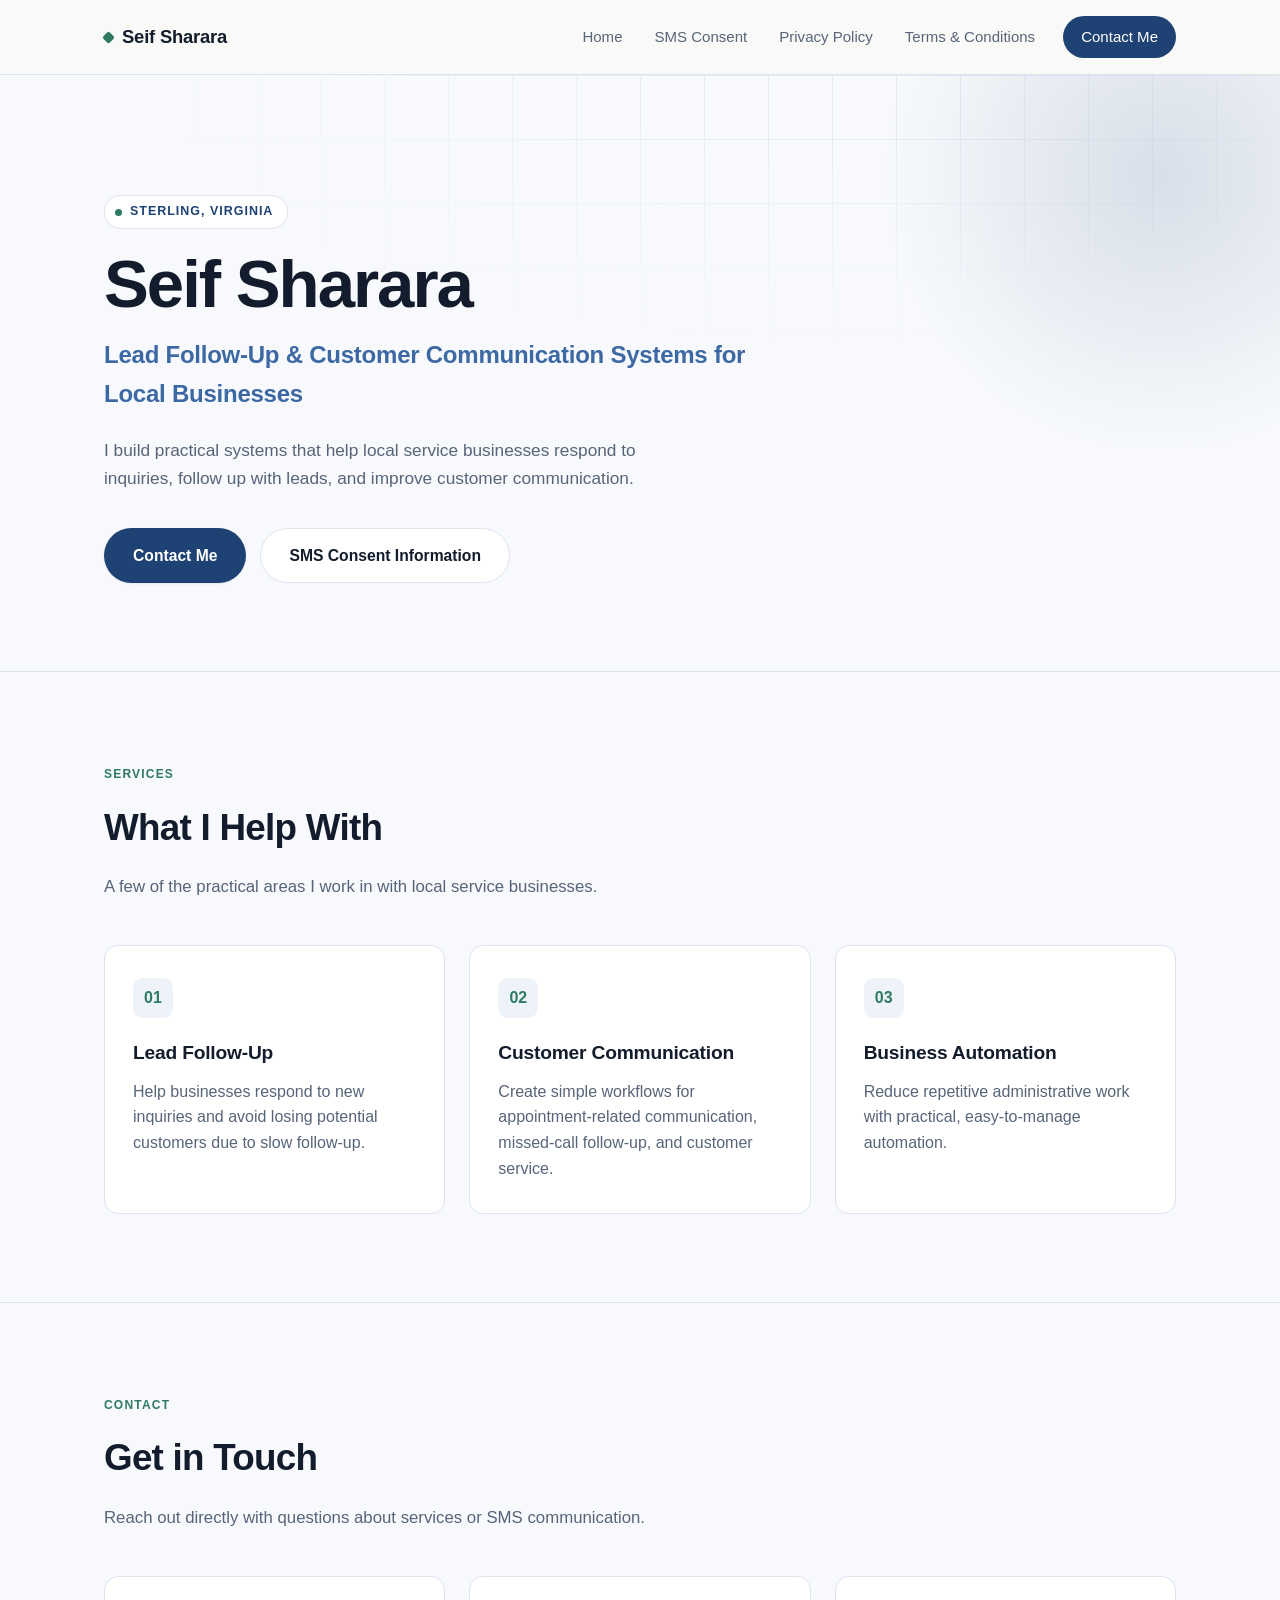
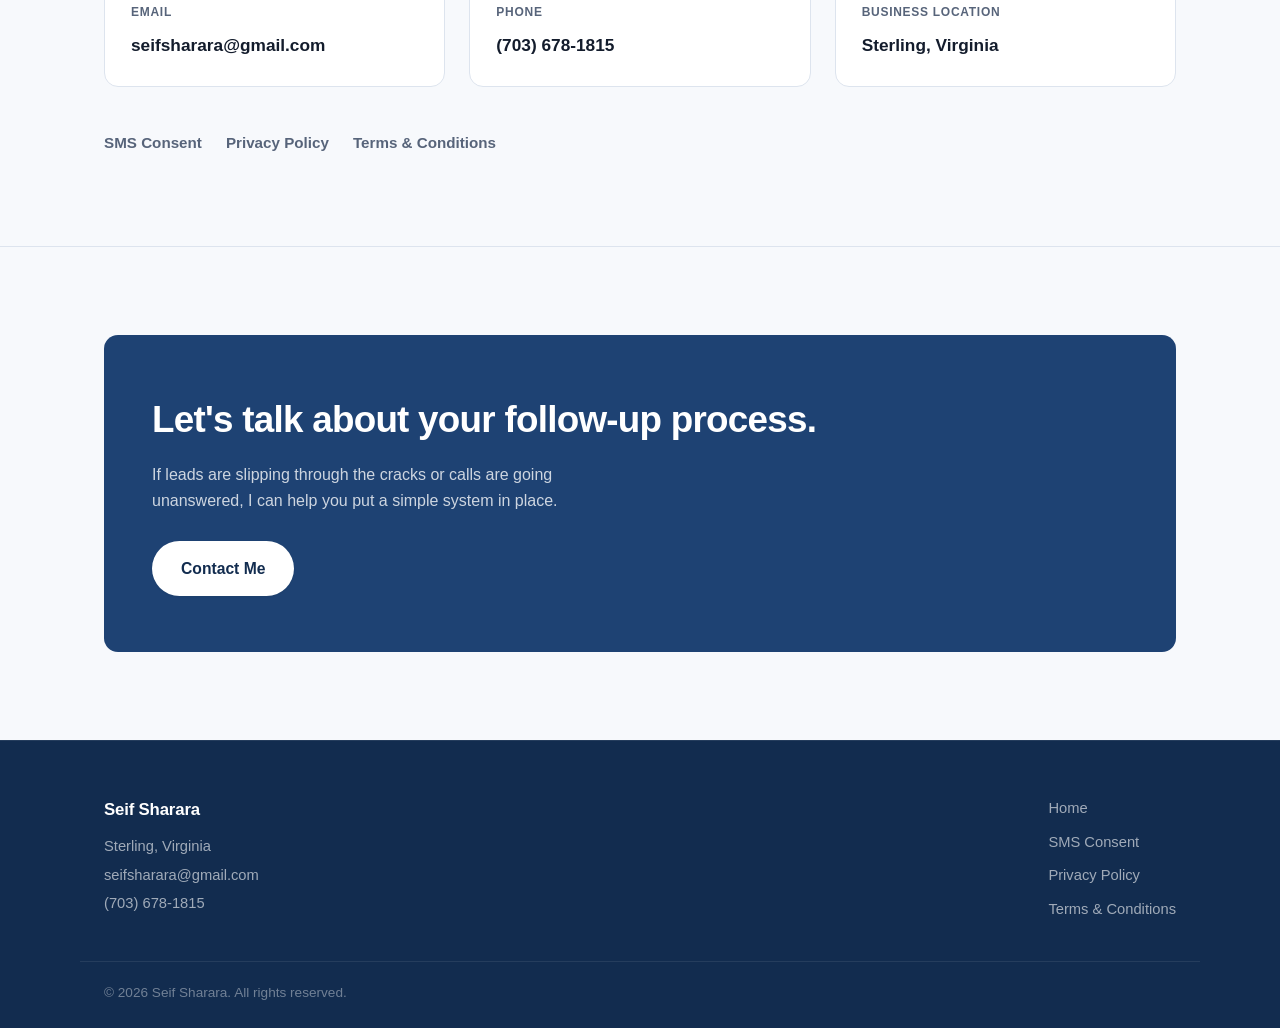
<file: index.html>
<!DOCTYPE html>
<html lang="en">
<head>
  <meta charset="UTF-8">
  <meta name="viewport" content="width=device-width, initial-scale=1.0">
  <title>Seif Sharara | Lead Follow-Up & Customer Communication Systems</title>
  <meta name="description" content="Seif Sharara helps local service businesses respond to inquiries, follow up with leads, and improve customer communication through practical, easy-to-manage systems.">
  <link rel="canonical" href="/">

  <!-- Open Graph -->
  <meta property="og:type" content="website">
  <meta property="og:title" content="Seif Sharara | Lead Follow-Up & Customer Communication Systems">
  <meta property="og:description" content="Practical lead follow-up, customer communication, and automation systems for local service businesses.">
  <meta property="og:url" content="/">
  <meta property="og:image" content="/images/og-image.png">

  <!-- Favicon placeholder -->
  <link rel="icon" type="image/png" href="/images/favicon.png">

  <link rel="stylesheet" href="/css/styles.css">
  <script src="/js/config.js" defer></script>
</head>
<body>
  <div id="site-header"></div>

  <main>
    <section class="hero">
      <div class="container">
        <div class="hero-eyebrow">Sterling, Virginia</div>
        <h1>Seif Sharara</h1>
        <p class="hero-sub">Lead Follow-Up &amp; Customer Communication Systems for Local Businesses</p>
        <p class="lead">I build practical systems that help local service businesses respond to inquiries, follow up with leads, and improve customer communication.</p>
        <div class="cta-row">
          <a class="btn btn-primary" href="#contact">Contact Me</a>
          <a class="btn btn-secondary" href="/sms-consent/">SMS Consent Information</a>
        </div>
      </div>
    </section>

    <section id="services">
      <div class="container">
        <span class="section-tag">Services</span>
        <h2>What I Help With</h2>
        <p class="section-intro">A few of the practical areas I work in with local service businesses.</p>
        <div class="card-grid">
          <div class="card">
            <div class="card-index">01</div>
            <h3>Lead Follow-Up</h3>
            <p>Help businesses respond to new inquiries and avoid losing potential customers due to slow follow-up.</p>
          </div>
          <div class="card">
            <div class="card-index">02</div>
            <h3>Customer Communication</h3>
            <p>Create simple workflows for appointment-related communication, missed-call follow-up, and customer service.</p>
          </div>
          <div class="card">
            <div class="card-index">03</div>
            <h3>Business Automation</h3>
            <p>Reduce repetitive administrative work with practical, easy-to-manage automation.</p>
          </div>
        </div>
      </div>
    </section>

    <section id="contact">
      <div class="container">
        <span class="section-tag">Contact</span>
        <h2>Get in Touch</h2>
        <p class="section-intro">Reach out directly with questions about services or SMS communication.</p>
        <div class="contact-grid">
          <div class="contact-item">
            <div class="label">Email</div>
            <div class="value"><a href="mailto:seifsharara@gmail.com">seifsharara@gmail.com</a></div>
          </div>
          <div class="contact-item">
            <div class="label">Phone</div>
            <div class="value"><a href="tel:+17036781815">(703) 678-1815</a></div>
          </div>
          <div class="contact-item">
            <div class="label">Business Location</div>
            <div class="value">Sterling, Virginia</div>
          </div>
        </div>

        <div class="links-row">
          <a href="/sms-consent/">SMS Consent</a>
          <a href="/privacy/">Privacy Policy</a>
          <a href="/terms/">Terms &amp; Conditions</a>
        </div>
      </div>
    </section>

    <section id="cta">
      <div class="container">
        <div class="cta-banner">
          <h2>Let's talk about your follow-up process.</h2>
          <p>If leads are slipping through the cracks or calls are going unanswered, I can help you put a simple system in place.</p>
          <a class="btn btn-primary" href="mailto:seifsharara@gmail.com">Contact Me</a>
        </div>
      </div>
    </section>
  </main>

  <div id="site-footer"></div>
</body>
</html>
</file>
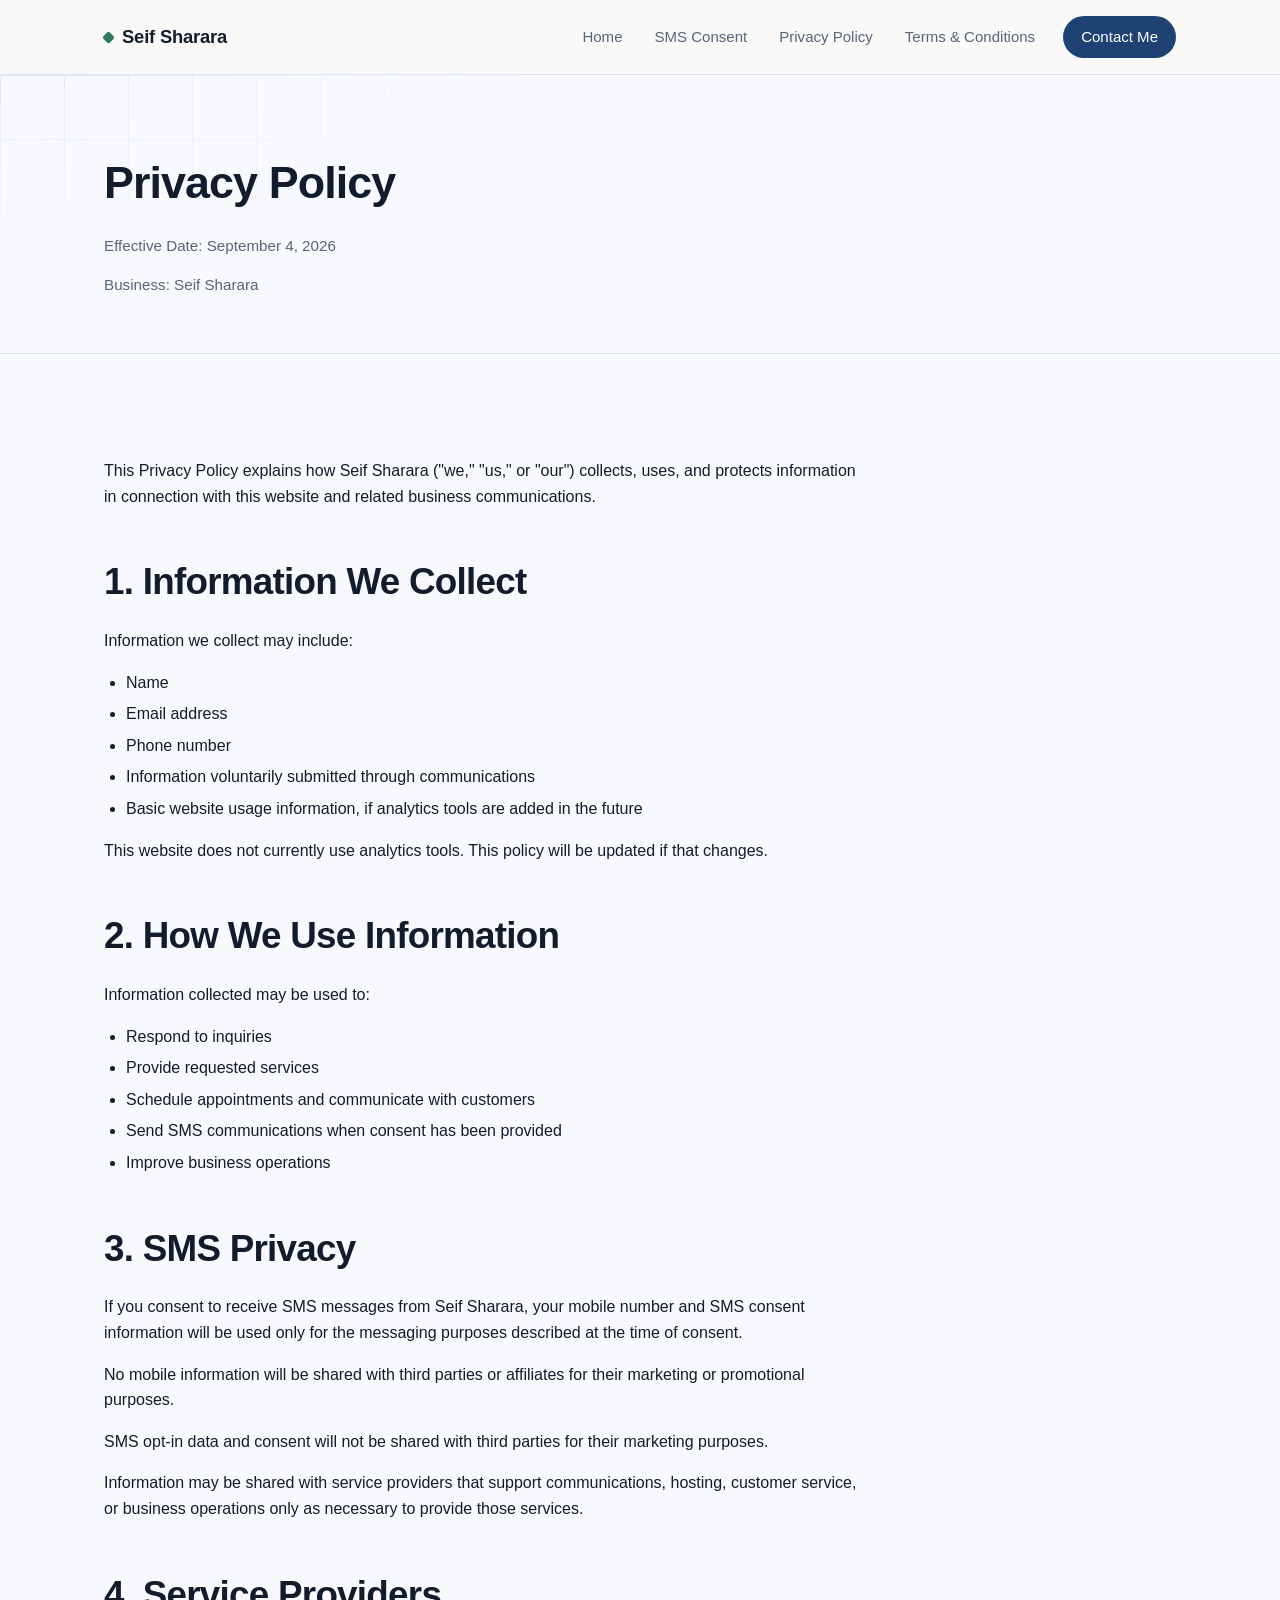
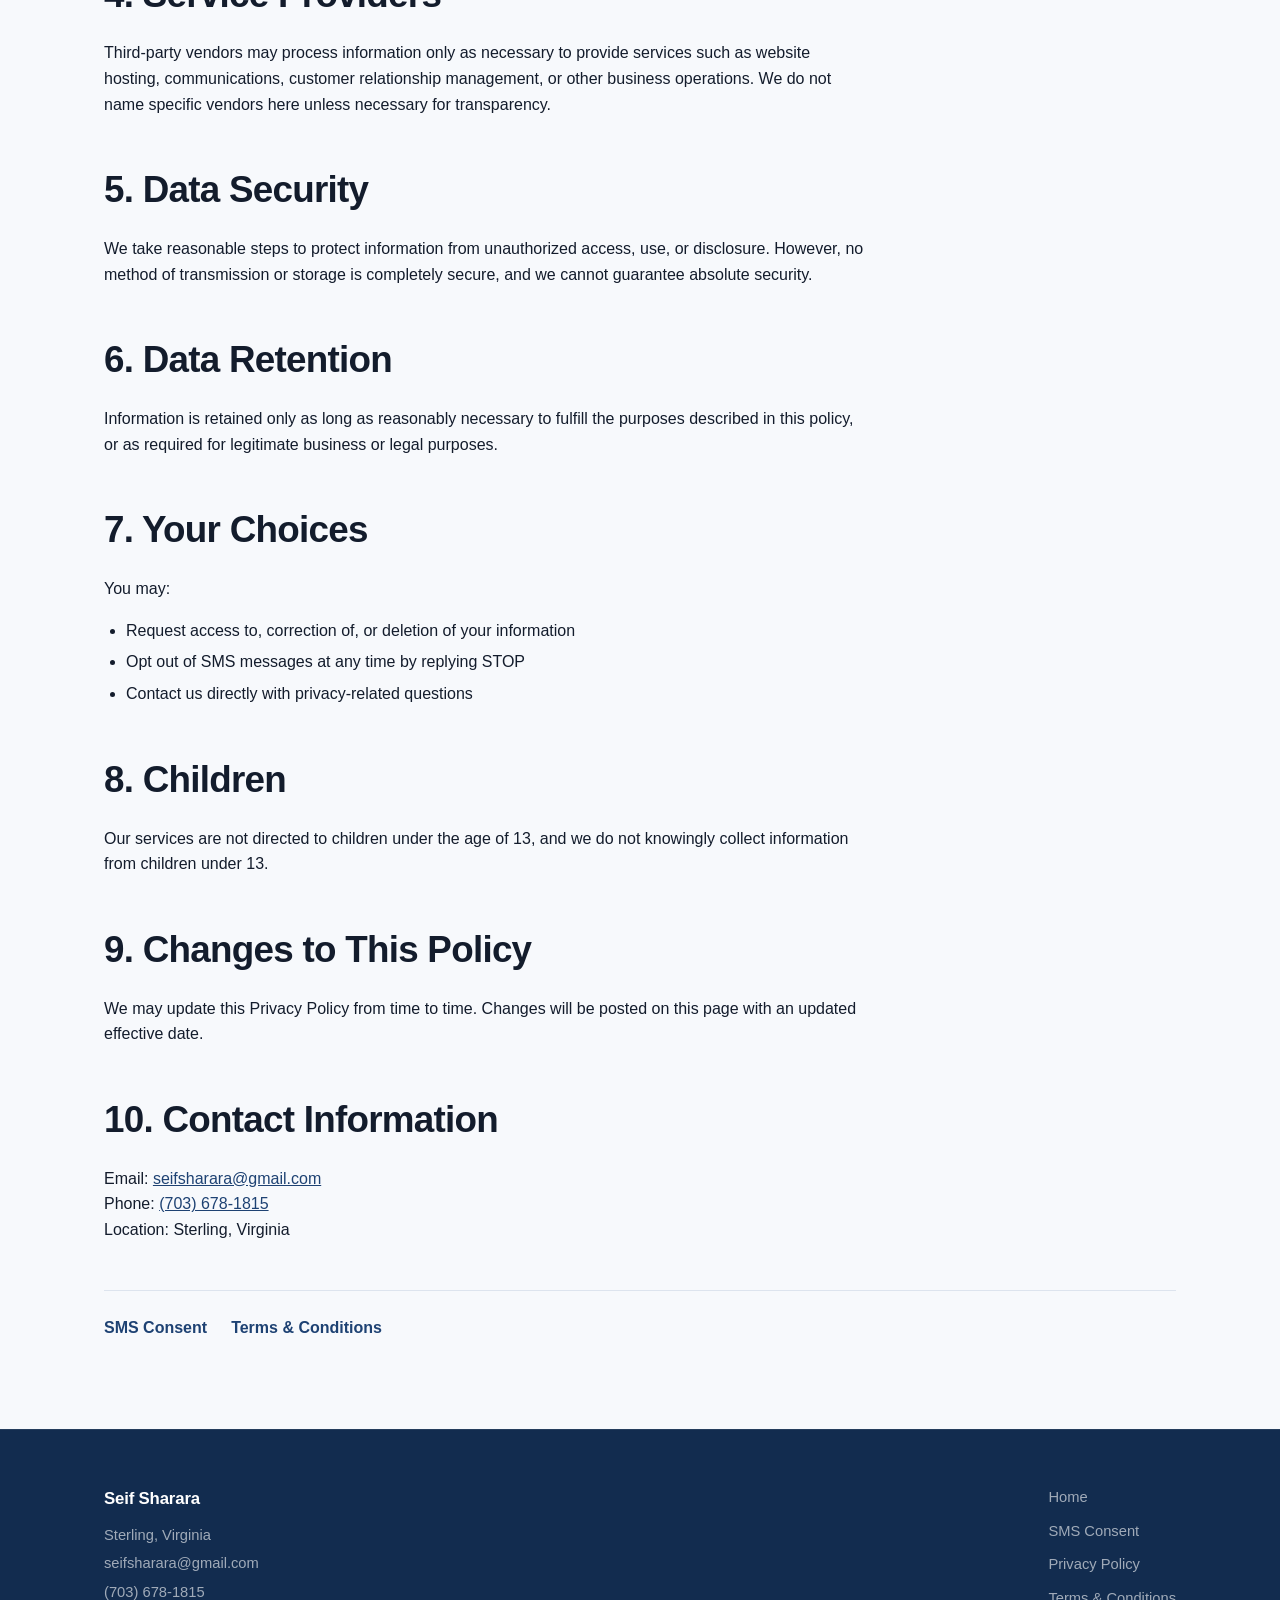
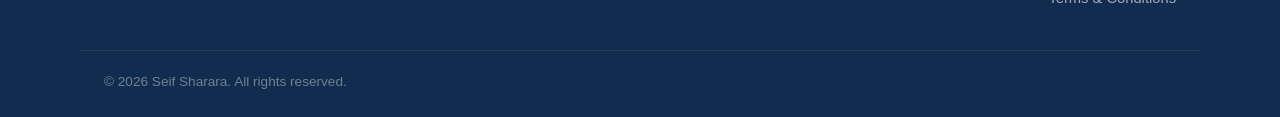
<file: privacy/index.html>
<!DOCTYPE html>
<html lang="en">
<head>
  <meta charset="UTF-8">
  <meta name="viewport" content="width=device-width, initial-scale=1.0">
  <title>Privacy Policy | Seif Sharara</title>
  <meta name="description" content="Privacy Policy for Seif Sharara, including how information and SMS consent data are collected, used, and protected.">
  <link rel="canonical" href="/privacy/">

  <meta property="og:type" content="website">
  <meta property="og:title" content="Privacy Policy | Seif Sharara">
  <meta property="og:description" content="Privacy Policy for Seif Sharara, including how information and SMS consent data are collected, used, and protected.">
  <meta property="og:url" content="/privacy/">
  <meta property="og:image" content="/images/og-image.png">

  <link rel="icon" type="image/png" href="/images/favicon.png">

  <link rel="stylesheet" href="/css/styles.css">
  <script src="/js/config.js" defer></script>
</head>
<body>
  <div id="site-header"></div>

  <main>
    <header class="page-header">
      <div class="container">
        <h1>Privacy Policy</h1>
        <p class="meta">Effective Date: September 4, 2026</p>
        <p class="meta">Business: Seif Sharara</p>
      </div>
    </header>

    <section>
      <div class="container">
        <div class="prose">
          <p>This Privacy Policy explains how Seif Sharara ("we," "us," or "our") collects, uses, and protects information in connection with this website and related business communications.</p>

          <h2>1. Information We Collect</h2>
          <p>Information we collect may include:</p>
          <ul>
            <li>Name</li>
            <li>Email address</li>
            <li>Phone number</li>
            <li>Information voluntarily submitted through communications</li>
            <li>Basic website usage information, if analytics tools are added in the future</li>
          </ul>
          <p>This website does not currently use analytics tools. This policy will be updated if that changes.</p>

          <h2>2. How We Use Information</h2>
          <p>Information collected may be used to:</p>
          <ul>
            <li>Respond to inquiries</li>
            <li>Provide requested services</li>
            <li>Schedule appointments and communicate with customers</li>
            <li>Send SMS communications when consent has been provided</li>
            <li>Improve business operations</li>
          </ul>

          <h2>3. SMS Privacy</h2>
          <p>If you consent to receive SMS messages from Seif Sharara, your mobile number and SMS consent information will be used only for the messaging purposes described at the time of consent.</p>
          <p>No mobile information will be shared with third parties or affiliates for their marketing or promotional purposes.</p>
          <p>SMS opt-in data and consent will not be shared with third parties for their marketing purposes.</p>
          <p>Information may be shared with service providers that support communications, hosting, customer service, or business operations only as necessary to provide those services.</p>

          <h2>4. Service Providers</h2>
          <p>Third-party vendors may process information only as necessary to provide services such as website hosting, communications, customer relationship management, or other business operations. We do not name specific vendors here unless necessary for transparency.</p>

          <h2>5. Data Security</h2>
          <p>We take reasonable steps to protect information from unauthorized access, use, or disclosure. However, no method of transmission or storage is completely secure, and we cannot guarantee absolute security.</p>

          <h2>6. Data Retention</h2>
          <p>Information is retained only as long as reasonably necessary to fulfill the purposes described in this policy, or as required for legitimate business or legal purposes.</p>

          <h2>7. Your Choices</h2>
          <p>You may:</p>
          <ul>
            <li>Request access to, correction of, or deletion of your information</li>
            <li>Opt out of SMS messages at any time by replying STOP</li>
            <li>Contact us directly with privacy-related questions</li>
          </ul>

          <h2>8. Children</h2>
          <p>Our services are not directed to children under the age of 13, and we do not knowingly collect information from children under 13.</p>

          <h2>9. Changes to This Policy</h2>
          <p>We may update this Privacy Policy from time to time. Changes will be posted on this page with an updated effective date.</p>

          <h2>10. Contact Information</h2>
          <p>
            Email: <a href="mailto:seifsharara@gmail.com">seifsharara@gmail.com</a><br>
            Phone: <a href="tel:+17036781815">(703) 678-1815</a><br>
            Location: Sterling, Virginia
          </p>
        </div>

        <div class="legal-links">
          <a href="/sms-consent/">SMS Consent</a>
          <a href="/terms/">Terms &amp; Conditions</a>
        </div>
      </div>
    </section>
  </main>

  <div id="site-footer"></div>
</body>
</html>
</file>
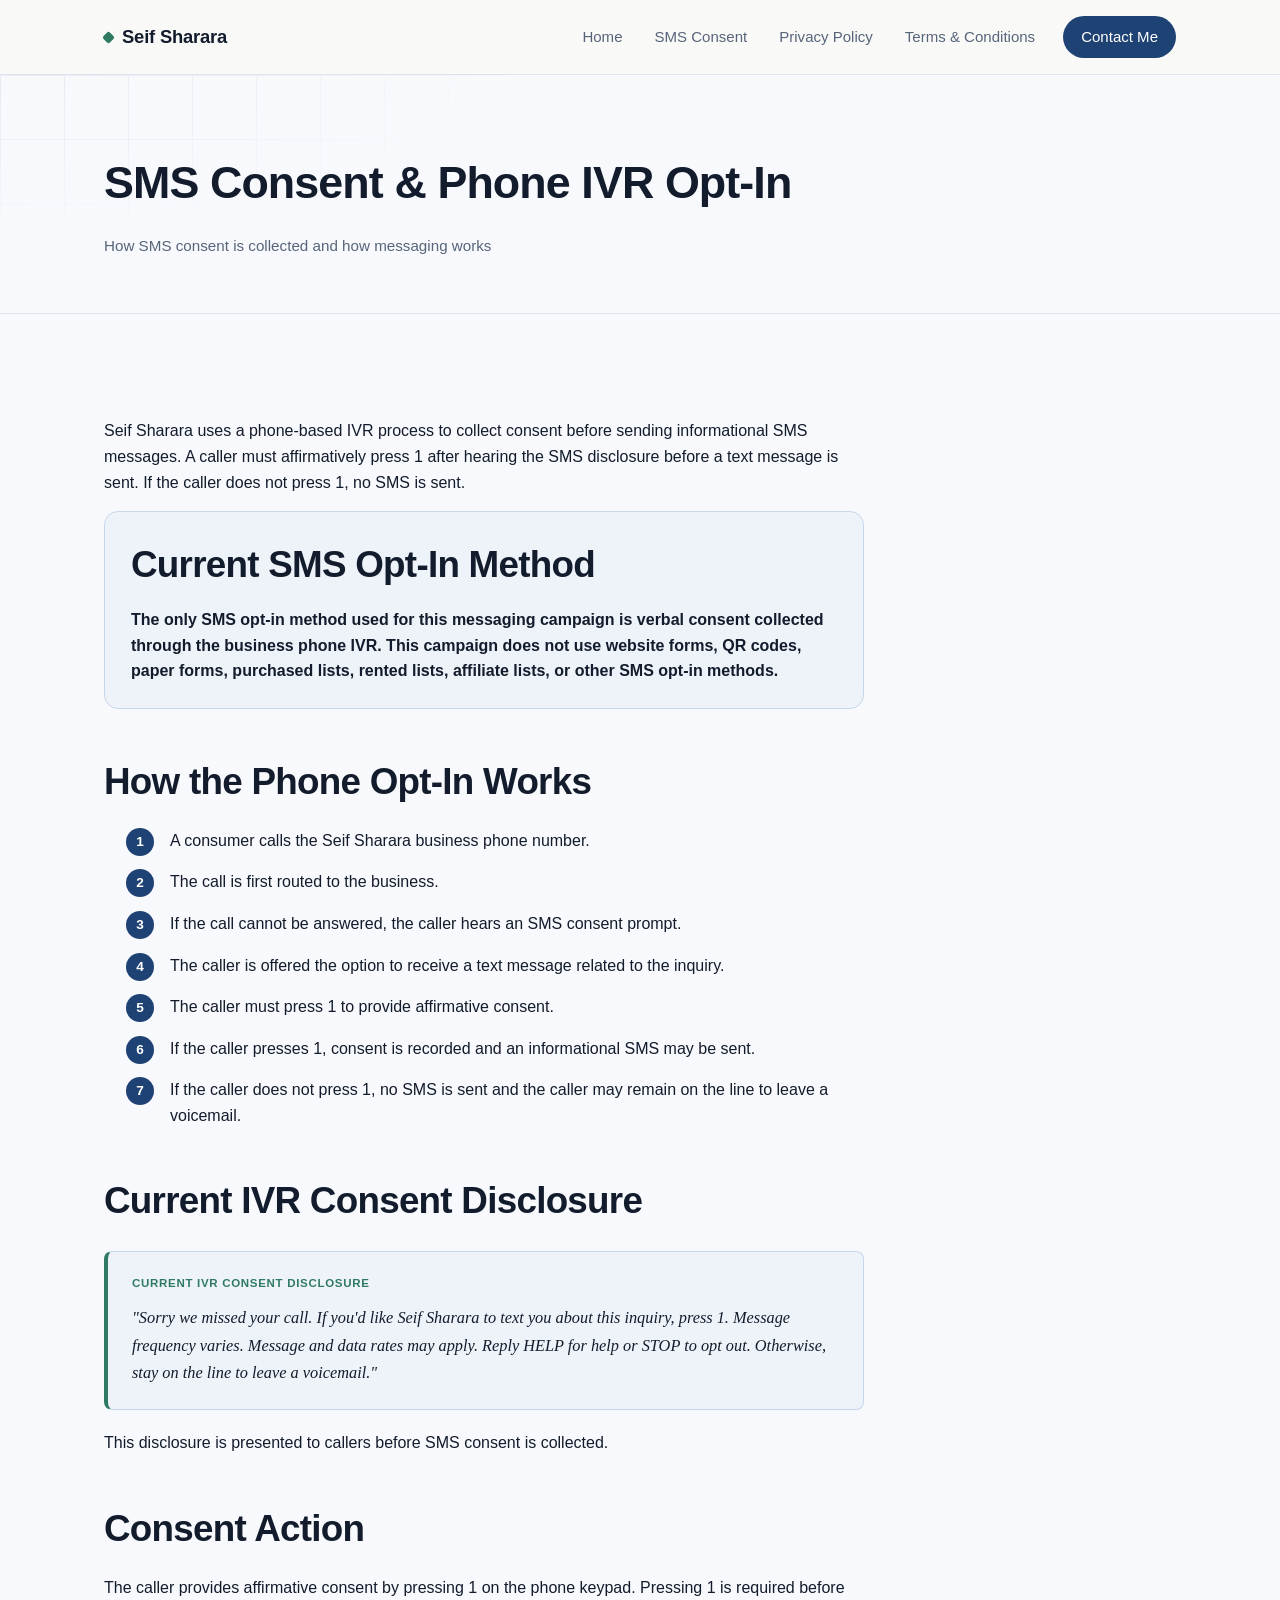
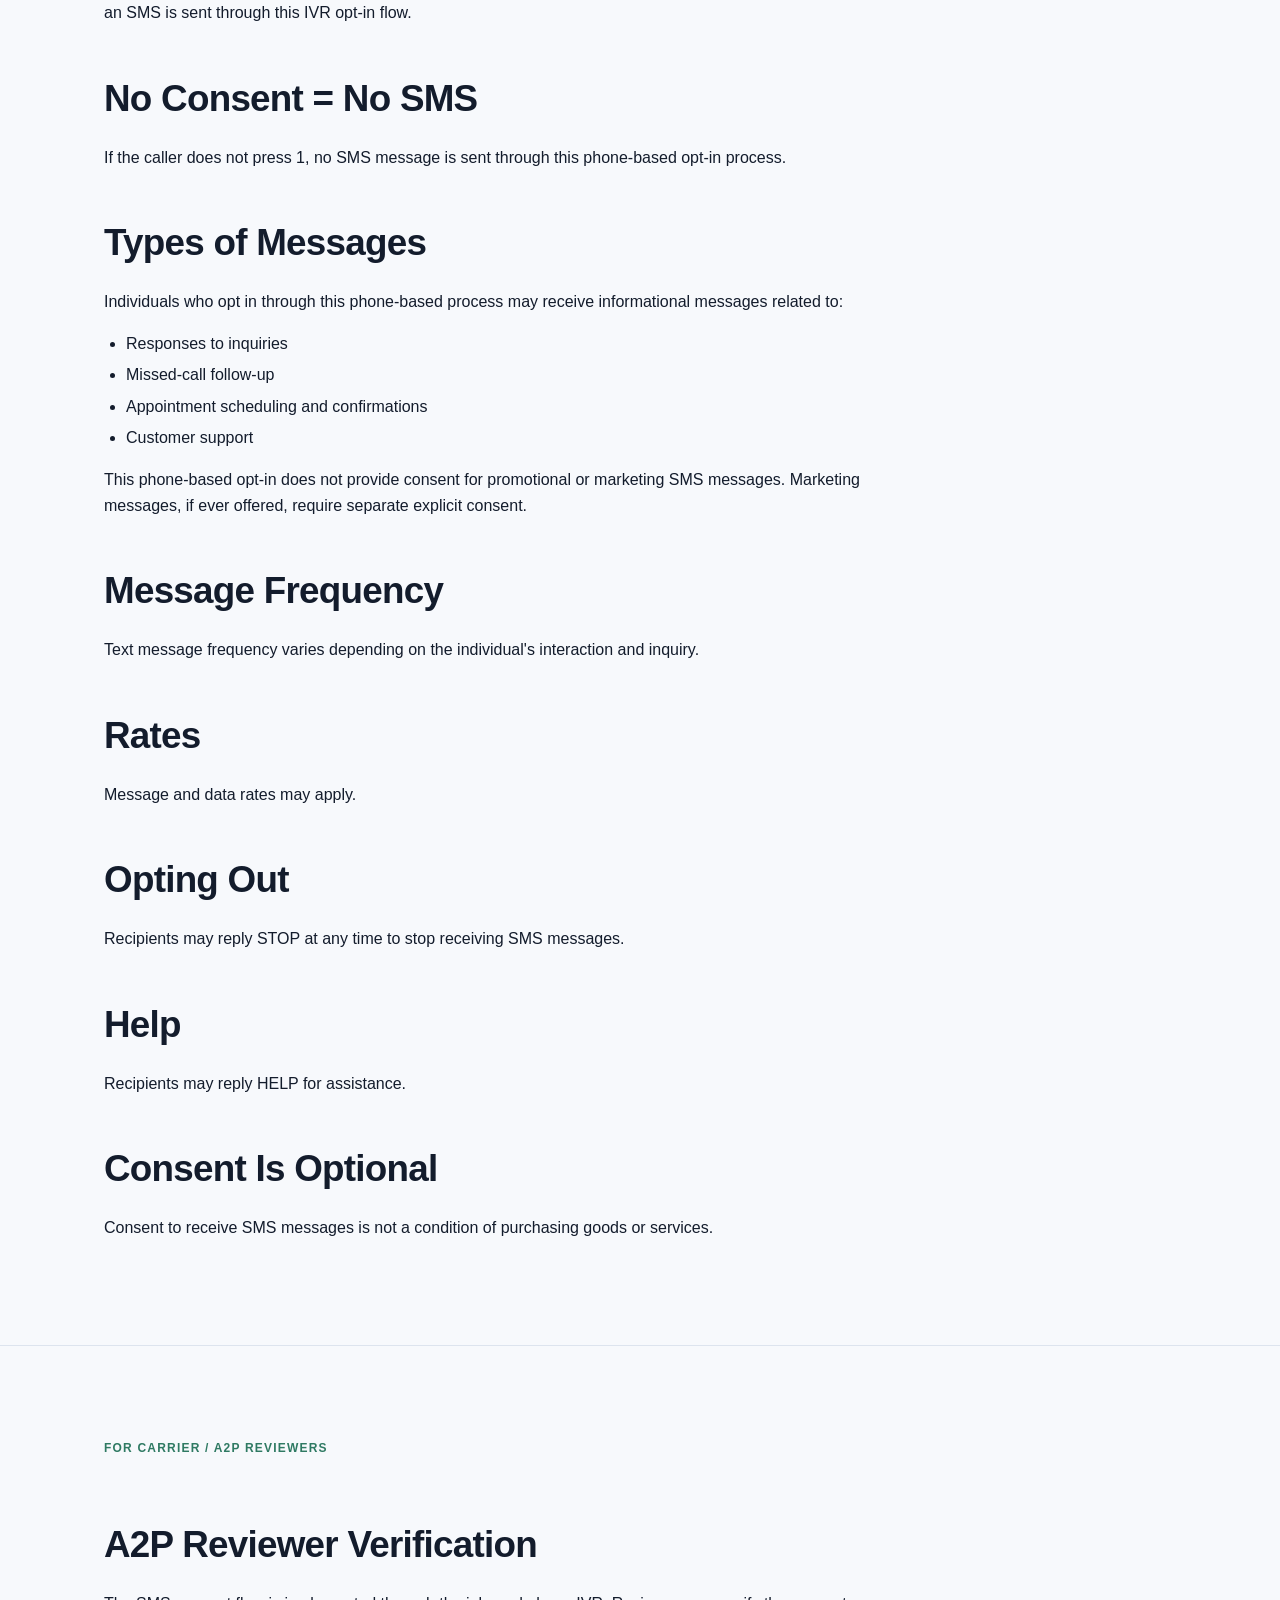
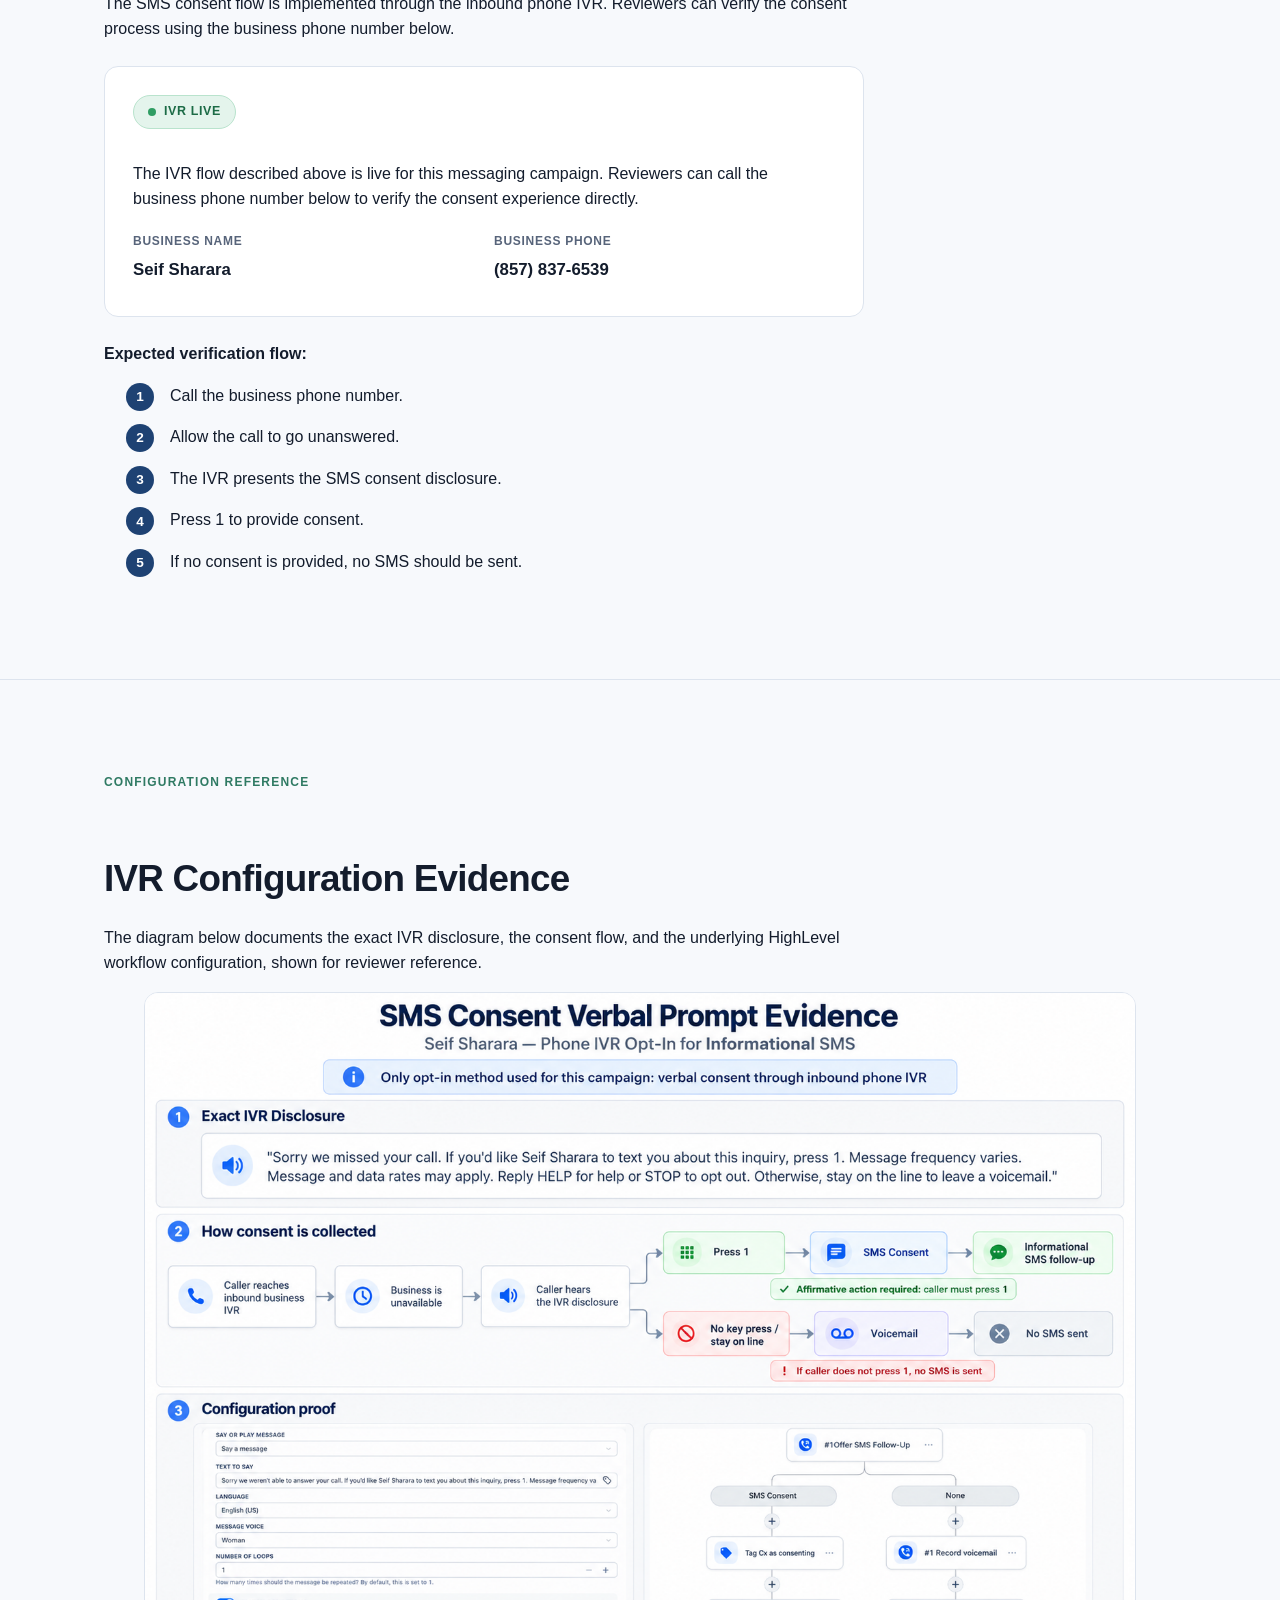
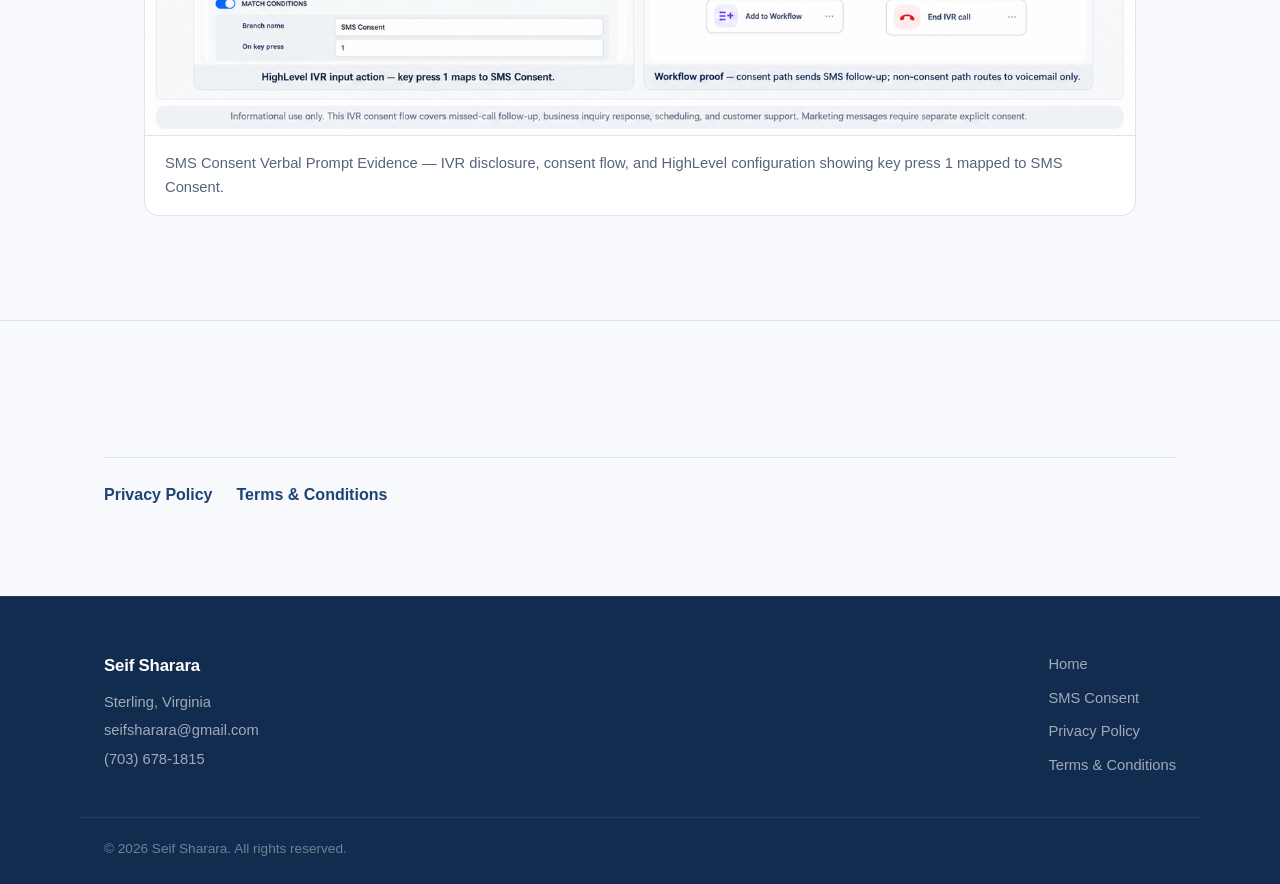
<file: sms-consent/index.html>
<!DOCTYPE html>
<html lang="en">
<head>
  <meta charset="UTF-8">
  <meta name="viewport" content="width=device-width, initial-scale=1.0">
  <title>SMS Consent & Phone IVR Opt-In | Seif Sharara</title>
  <meta name="description" content="Seif Sharara collects SMS consent exclusively through a phone-based IVR opt-in flow. Callers must press 1 to affirmatively consent before any text message is sent.">
  <link rel="canonical" href="/sms-consent/">

  <meta property="og:type" content="website">
  <meta property="og:title" content="SMS Consent & Phone IVR Opt-In | Seif Sharara">
  <meta property="og:description" content="Seif Sharara collects SMS consent exclusively through a phone-based IVR opt-in flow. Callers must press 1 to affirmatively consent before any text message is sent.">
  <meta property="og:url" content="/sms-consent/">
  <meta property="og:image" content="/images/og-image.png">

  <link rel="icon" type="image/png" href="/images/favicon.png">

  <link rel="stylesheet" href="/css/styles.css">
  <script src="/js/config.js" defer></script>
</head>
<body>
  <div id="site-header"></div>

  <main>
    <header class="page-header">
      <div class="container">
        <h1>SMS Consent &amp; Phone IVR Opt-In</h1>
        <p class="meta">How SMS consent is collected and how messaging works</p>
      </div>
    </header>

    <section>
      <div class="container">
        <div class="prose">
          <p>Seif Sharara uses a phone-based IVR process to collect consent before sending informational SMS messages. A caller must affirmatively press 1 after hearing the SMS disclosure before a text message is sent. If the caller does not press 1, no SMS is sent.</p>

          <div class="fact-panel">
            <h2 style="margin-top:0;">Current SMS Opt-In Method</h2>
            <p>The only SMS opt-in method used for this messaging campaign is verbal consent collected through the business phone IVR. This campaign does not use website forms, QR codes, paper forms, purchased lists, rented lists, affiliate lists, or other SMS opt-in methods.</p>
          </div>

          <h2>How the Phone Opt-In Works</h2>
          <ol class="step-list">
            <li>A consumer calls the Seif Sharara business phone number.</li>
            <li>The call is first routed to the business.</li>
            <li>If the call cannot be answered, the caller hears an SMS consent prompt.</li>
            <li>The caller is offered the option to receive a text message related to the inquiry.</li>
            <li>The caller must press 1 to provide affirmative consent.</li>
            <li>If the caller presses 1, consent is recorded and an informational SMS may be sent.</li>
            <li>If the caller does not press 1, no SMS is sent and the caller may remain on the line to leave a voicemail.</li>
          </ol>

          <h2>Current IVR Consent Disclosure</h2>
          <div class="callout">
            <span class="callout-label">Current IVR Consent Disclosure</span>
            "Sorry we missed your call. If you'd like Seif Sharara to text you about this inquiry, press 1. Message frequency varies. Message and data rates may apply. Reply HELP for help or STOP to opt out. Otherwise, stay on the line to leave a voicemail."
          </div>
          <p>This disclosure is presented to callers before SMS consent is collected.</p>

          <h2>Consent Action</h2>
          <p>The caller provides affirmative consent by pressing 1 on the phone keypad. Pressing 1 is required before an SMS is sent through this IVR opt-in flow.</p>

          <h2>No Consent = No SMS</h2>
          <p>If the caller does not press 1, no SMS message is sent through this phone-based opt-in process.</p>

          <h2>Types of Messages</h2>
          <p>Individuals who opt in through this phone-based process may receive informational messages related to:</p>
          <ul>
            <li>Responses to inquiries</li>
            <li>Missed-call follow-up</li>
            <li>Appointment scheduling and confirmations</li>
            <li>Customer support</li>
          </ul>
          <p>This phone-based opt-in does not provide consent for promotional or marketing SMS messages. Marketing messages, if ever offered, require separate explicit consent.</p>

          <h2>Message Frequency</h2>
          <p>Text message frequency varies depending on the individual's interaction and inquiry.</p>

          <h2>Rates</h2>
          <p>Message and data rates may apply.</p>

          <h2>Opting Out</h2>
          <p>Recipients may reply STOP at any time to stop receiving SMS messages.</p>

          <h2>Help</h2>
          <p>Recipients may reply HELP for assistance.</p>

          <h2>Consent Is Optional</h2>
          <p>Consent to receive SMS messages is not a condition of purchasing goods or services.</p>
        </div>
      </div>
    </section>

    <section id="reviewer-verification">
      <div class="container">
        <div class="prose">
          <span class="section-tag">For Carrier / A2P Reviewers</span>
          <h2>A2P Reviewer Verification</h2>
          <p>The SMS consent flow is implemented through the inbound phone IVR. Reviewers can verify the consent process using the business phone number below.</p>

          <div class="verify-card">
            <span class="status-badge is-live" id="ivr-status-badge">IVR Live</span>
            <p id="ivr-status-text">The IVR flow described above is live for this messaging campaign. Reviewers can call the business phone number below to verify the consent experience directly.</p>

            <div class="verify-grid">
              <div class="verify-item">
                <div class="label">Business Name</div>
                <div class="value">Seif Sharara</div>
              </div>
              <div class="verify-item">
                <div class="label">Business Phone</div>
                <div class="value"><a href="tel:+18578376539" id="ivr-phone-link">(857) 837-6539</a></div>
              </div>
            </div>
          </div>

          <p><strong>Expected verification flow:</strong></p>
          <ol class="step-list">
            <li>Call the business phone number.</li>
            <li>Allow the call to go unanswered.</li>
            <li>The IVR presents the SMS consent disclosure.</li>
            <li>Press 1 to provide consent.</li>
            <li>If no consent is provided, no SMS should be sent.</li>
          </ol>
        </div>
      </div>
    </section>

    <section id="ivr-evidence">
      <div class="container">
        <div class="prose">
          <span class="section-tag">Configuration Reference</span>
          <h2>IVR Configuration Evidence</h2>
          <p>The diagram below documents the exact IVR disclosure, the consent flow, and the underlying HighLevel workflow configuration, shown for reviewer reference.</p>
        </div>

        <figure class="evidence-item evidence-item-wide">
          <div class="evidence-frame evidence-frame-auto">
            <img
              src="/images/ivr-verbal-consent-evidence.png"
              alt="SMS Consent Verbal Prompt Evidence: the exact IVR disclosure, the phone-based consent flow, and HighLevel IVR configuration screenshots showing key press 1 mapped to SMS Consent."
              loading="lazy"
              onerror="this.closest('.evidence-frame').innerHTML = '&lt;div class=&quot;evidence-placeholder&quot;&gt;&lt;span class=&quot;icon&quot;&gt;&#128247;&lt;/span&gt;Configuration screenshot to be added before campaign resubmission&lt;/div&gt;';"
            >
          </div>
          <figcaption class="evidence-caption">SMS Consent Verbal Prompt Evidence — IVR disclosure, consent flow, and HighLevel configuration showing key press 1 mapped to SMS Consent.</figcaption>
        </figure>
      </div>
    </section>

    <section id="legal-links-section">
      <div class="container">
        <div class="legal-links">
          <a href="/privacy/">Privacy Policy</a>
          <a href="/terms/">Terms &amp; Conditions</a>
        </div>
      </div>
    </section>
  </main>

  <div id="site-footer"></div>

  <script>
    document.addEventListener("DOMContentLoaded", function () {
      var c = window.SITE_CONFIG || {};
      var phone = c.ivrPhone || c.phone;
      var phoneLink = document.getElementById("ivr-phone-link");
      if (phoneLink && phone) {
        phoneLink.textContent = phone;
        phoneLink.href = "tel:" + phone.replace(/[^+\d]/g, "");
      }

      var badge = document.getElementById("ivr-status-badge");
      var statusText = document.getElementById("ivr-status-text");
      if (badge && statusText) {
        if (c.ivrStatus === "live") {
          badge.textContent = "IVR Live";
          badge.classList.remove("is-pending");
          badge.classList.add("is-live");
          statusText.textContent = "The IVR flow described above is live for this messaging campaign. Reviewers can call the business phone number below to verify the consent experience directly.";
        } else {
          badge.textContent = "IVR Pre-Launch";
          badge.classList.remove("is-live");
          badge.classList.add("is-pending");
          statusText.textContent = "The IVR flow is being configured for this messaging campaign. The public documentation below shows the exact consent experience that will be used before production SMS messages are sent.";
        }
      }
    });
  </script>
</body>
</html>
</file>
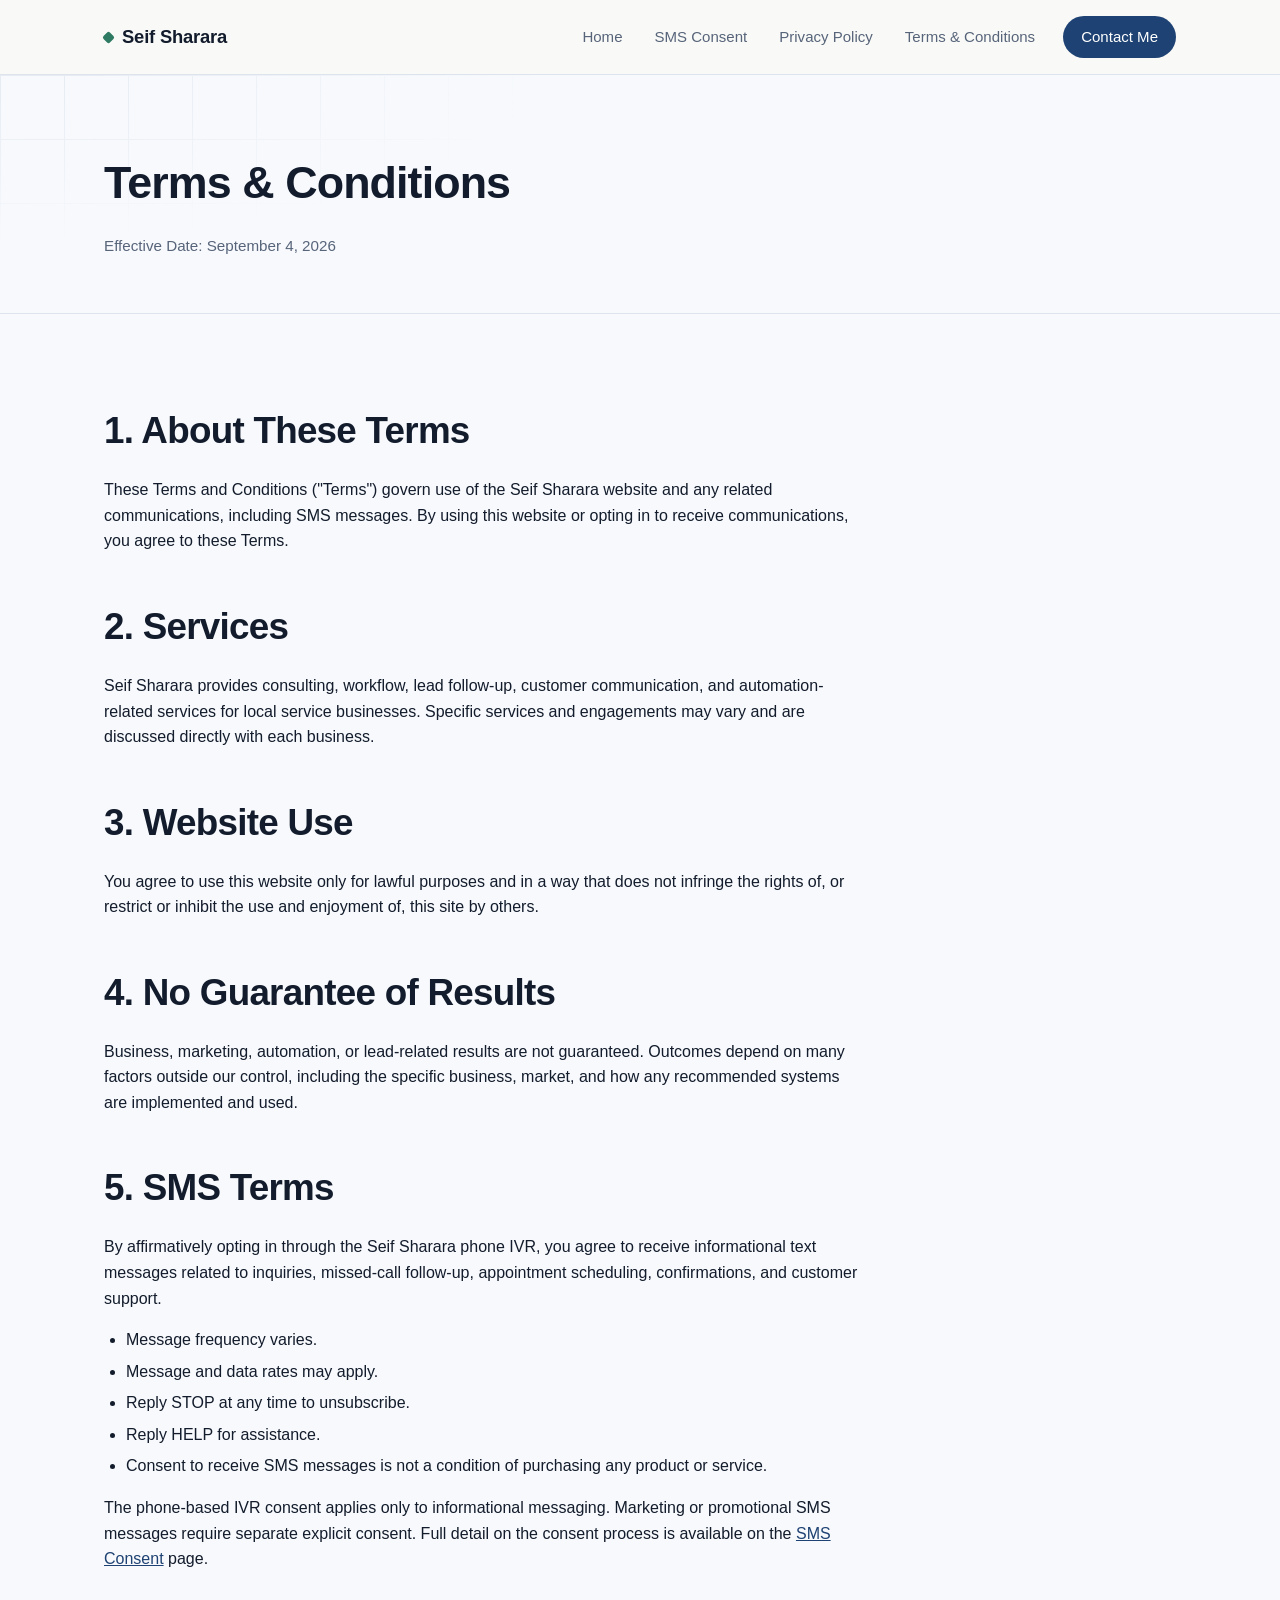
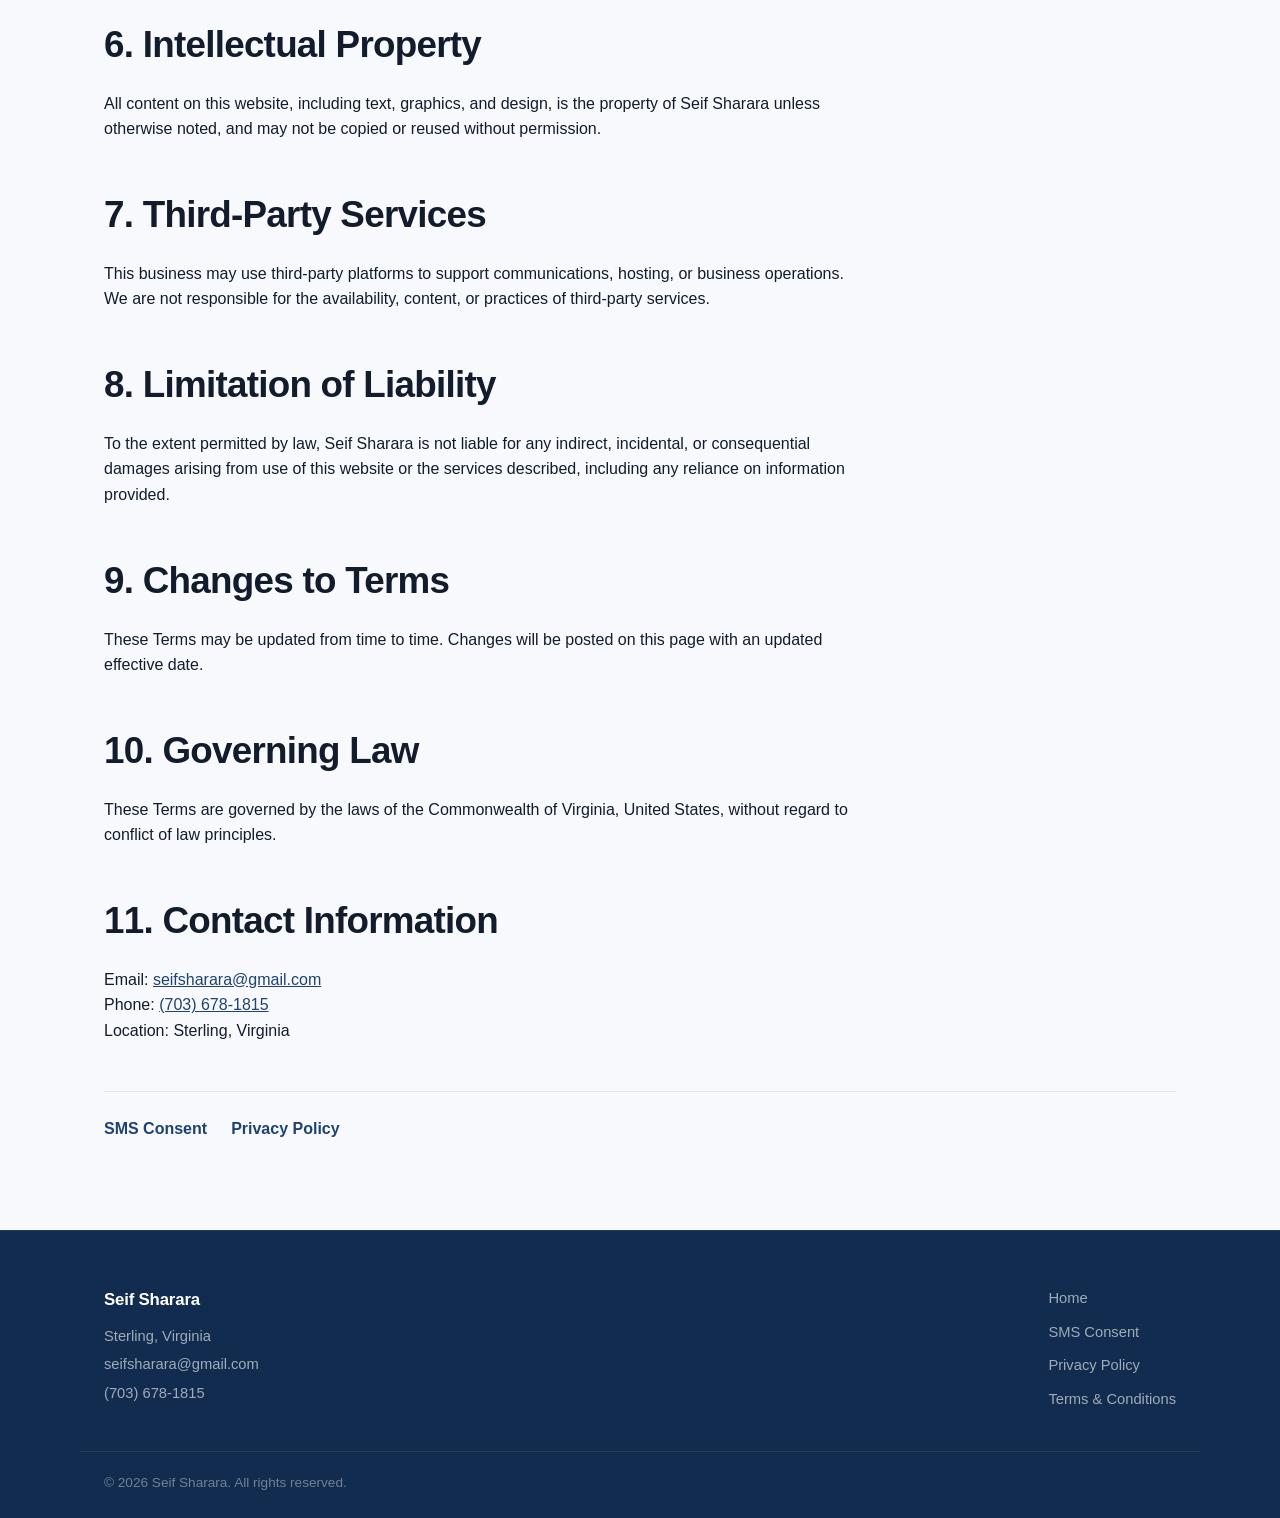
<file: terms/index.html>
<!DOCTYPE html>
<html lang="en">
<head>
  <meta charset="UTF-8">
  <meta name="viewport" content="width=device-width, initial-scale=1.0">
  <title>Terms & Conditions | Seif Sharara</title>
  <meta name="description" content="Terms and Conditions for Seif Sharara, including SMS terms, service description, and limitations of liability.">
  <link rel="canonical" href="/terms/">

  <meta property="og:type" content="website">
  <meta property="og:title" content="Terms & Conditions | Seif Sharara">
  <meta property="og:description" content="Terms and Conditions for Seif Sharara, including SMS terms, service description, and limitations of liability.">
  <meta property="og:url" content="/terms/">
  <meta property="og:image" content="/images/og-image.png">

  <link rel="icon" type="image/png" href="/images/favicon.png">

  <link rel="stylesheet" href="/css/styles.css">
  <script src="/js/config.js" defer></script>
</head>
<body>
  <div id="site-header"></div>

  <main>
    <header class="page-header">
      <div class="container">
        <h1>Terms &amp; Conditions</h1>
        <p class="meta">Effective Date: September 4, 2026</p>
      </div>
    </header>

    <section>
      <div class="container">
        <div class="prose">
          <h2>1. About These Terms</h2>
          <p>These Terms and Conditions ("Terms") govern use of the Seif Sharara website and any related communications, including SMS messages. By using this website or opting in to receive communications, you agree to these Terms.</p>

          <h2>2. Services</h2>
          <p>Seif Sharara provides consulting, workflow, lead follow-up, customer communication, and automation-related services for local service businesses. Specific services and engagements may vary and are discussed directly with each business.</p>

          <h2>3. Website Use</h2>
          <p>You agree to use this website only for lawful purposes and in a way that does not infringe the rights of, or restrict or inhibit the use and enjoyment of, this site by others.</p>

          <h2>4. No Guarantee of Results</h2>
          <p>Business, marketing, automation, or lead-related results are not guaranteed. Outcomes depend on many factors outside our control, including the specific business, market, and how any recommended systems are implemented and used.</p>

          <h2>5. SMS Terms</h2>
          <p>By affirmatively opting in through the Seif Sharara phone IVR, you agree to receive informational text messages related to inquiries, missed-call follow-up, appointment scheduling, confirmations, and customer support.</p>
          <ul>
            <li>Message frequency varies.</li>
            <li>Message and data rates may apply.</li>
            <li>Reply STOP at any time to unsubscribe.</li>
            <li>Reply HELP for assistance.</li>
            <li>Consent to receive SMS messages is not a condition of purchasing any product or service.</li>
          </ul>
          <p>The phone-based IVR consent applies only to informational messaging. Marketing or promotional SMS messages require separate explicit consent. Full detail on the consent process is available on the <a href="/sms-consent/">SMS Consent</a> page.</p>

          <h2>6. Intellectual Property</h2>
          <p>All content on this website, including text, graphics, and design, is the property of Seif Sharara unless otherwise noted, and may not be copied or reused without permission.</p>

          <h2>7. Third-Party Services</h2>
          <p>This business may use third-party platforms to support communications, hosting, or business operations. We are not responsible for the availability, content, or practices of third-party services.</p>

          <h2>8. Limitation of Liability</h2>
          <p>To the extent permitted by law, Seif Sharara is not liable for any indirect, incidental, or consequential damages arising from use of this website or the services described, including any reliance on information provided.</p>

          <h2>9. Changes to Terms</h2>
          <p>These Terms may be updated from time to time. Changes will be posted on this page with an updated effective date.</p>

          <h2>10. Governing Law</h2>
          <p>These Terms are governed by the laws of the Commonwealth of Virginia, United States, without regard to conflict of law principles.</p>

          <h2>11. Contact Information</h2>
          <p>
            Email: <a href="mailto:seifsharara@gmail.com">seifsharara@gmail.com</a><br>
            Phone: <a href="tel:+17036781815">(703) 678-1815</a><br>
            Location: Sterling, Virginia
          </p>
        </div>

        <div class="legal-links">
          <a href="/sms-consent/">SMS Consent</a>
          <a href="/privacy/">Privacy Policy</a>
        </div>
      </div>
    </section>
  </main>

  <div id="site-footer"></div>
</body>
</html>
</file>
<file: css/styles.css>
/* ============================
   Design tokens
   ============================ */
:root {
  --color-bg: #f7f9fc;
  --color-surface: #ffffff;
  --color-border: #dde4ee;
  --color-text: #131c2c;
  --color-text-muted: #57647a;
  --color-primary: #1e4273;
  --color-primary-dark: #122c4f;
  --color-primary-light: #3c68a3;
  --color-accent: #2f7a63;
  --color-accent-light: #4f9c84;
  --color-callout-bg: #eef3fa;
  --color-callout-border: #c7d6ea;
  --color-ink: #0c1524;
  --radius: 14px;
  --radius-sm: 8px;
  --max-width: 1120px;
  --font-sans: -apple-system, BlinkMacSystemFont, "Segoe UI", Helvetica, Arial, sans-serif;
  --font-serif: Georgia, "Times New Roman", serif;
  --ease: cubic-bezier(0.16, 1, 0.3, 1);
}

* {
  box-sizing: border-box;
}

html {
  scroll-behavior: smooth;
}

body {
  margin: 0;
  font-family: var(--font-sans);
  color: var(--color-text);
  background: var(--color-bg);
  line-height: 1.6;
  -webkit-font-smoothing: antialiased;
}

img {
  max-width: 100%;
  display: block;
}

a {
  color: var(--color-primary);
}

a:hover {
  color: var(--color-primary-dark);
}

.container {
  max-width: var(--max-width);
  margin: 0 auto;
  padding: 0 24px;
}

::selection {
  background: var(--color-accent-light);
  color: var(--color-ink);
}

/* ============================
   Header / Nav
   ============================ */
#site-header {
  border-bottom: 1px solid var(--color-border);
  background: rgba(250, 249, 246, 0.85);
  backdrop-filter: saturate(180%) blur(10px);
  -webkit-backdrop-filter: saturate(180%) blur(10px);
  position: sticky;
  top: 0;
  z-index: 50;
}

.nav-wrap {
  max-width: var(--max-width);
  margin: 0 auto;
  padding: 16px 24px;
  display: flex;
  align-items: center;
  justify-content: space-between;
  position: relative;
}

.brand {
  font-weight: 700;
  font-size: 1.15rem;
  color: var(--color-text);
  text-decoration: none;
  letter-spacing: -0.01em;
  display: flex;
  align-items: center;
  gap: 9px;
}

.brand::before {
  content: "";
  width: 9px;
  height: 9px;
  border-radius: 2px;
  background: var(--color-accent);
  transform: rotate(45deg);
  flex-shrink: 0;
}

.primary-nav {
  display: flex;
  align-items: center;
  gap: 8px;
}

.primary-nav a {
  text-decoration: none;
  color: var(--color-text-muted);
  font-size: 0.94rem;
  font-weight: 500;
  padding: 8px 12px;
  border-radius: 999px;
  transition: color 0.15s ease, background 0.15s ease;
}

.primary-nav a:hover {
  color: var(--color-text);
  background: var(--color-border);
}

.nav-cta {
  background: var(--color-primary);
  color: #fff !important;
  padding: 9px 18px !important;
  border-radius: 999px;
  margin-left: 8px;
}

.nav-cta:hover {
  background: var(--color-primary-dark);
  color: #fff !important;
}

.nav-toggle {
  display: none;
  flex-direction: column;
  justify-content: center;
  gap: 5px;
  width: 40px;
  height: 40px;
  background: none;
  border: 1px solid var(--color-border);
  border-radius: 8px;
  cursor: pointer;
}

.nav-toggle span {
  display: block;
  width: 18px;
  height: 2px;
  background: var(--color-text);
  margin: 0 auto;
}

/* ============================
   Hero
   ============================ */
.hero {
  position: relative;
  padding: 120px 0 88px;
  overflow: hidden;
  background: var(--color-bg);
}

.hero::before {
  content: "";
  position: absolute;
  inset: 0;
  background-image:
    linear-gradient(var(--color-border) 1px, transparent 1px),
    linear-gradient(90deg, var(--color-border) 1px, transparent 1px);
  background-size: 64px 64px;
  -webkit-mask-image: radial-gradient(ellipse 70% 60% at 65% 0%, black 10%, transparent 75%);
  mask-image: radial-gradient(ellipse 70% 60% at 65% 0%, black 10%, transparent 75%);
  opacity: 0.7;
  pointer-events: none;
}

.hero::after {
  content: "";
  position: absolute;
  top: -180px;
  right: -160px;
  width: 560px;
  height: 560px;
  border-radius: 50%;
  background: radial-gradient(circle, rgba(30, 66, 115, 0.14) 0%, rgba(30, 66, 115, 0) 70%);
  pointer-events: none;
}

.hero .container {
  position: relative;
  z-index: 1;
}

.hero-eyebrow {
  display: inline-flex;
  align-items: center;
  gap: 8px;
  text-transform: uppercase;
  letter-spacing: 0.08em;
  font-size: 0.78rem;
  color: var(--color-primary);
  font-weight: 700;
  margin-bottom: 20px;
  padding: 6px 14px 6px 10px;
  background: var(--color-surface);
  border: 1px solid var(--color-border);
  border-radius: 999px;
}

.hero-eyebrow::before {
  content: "";
  width: 7px;
  height: 7px;
  border-radius: 50%;
  background: var(--color-accent);
  flex-shrink: 0;
}

.hero h1 {
  font-size: clamp(2.4rem, 6vw, 4.2rem);
  margin: 0 0 4px;
  letter-spacing: -0.03em;
  line-height: 1.03;
  font-weight: 800;
}

.hero .hero-sub {
  font-size: clamp(1.1rem, 2.2vw, 1.5rem);
  color: var(--color-primary-light);
  max-width: 680px;
  margin: 18px 0 24px;
  font-weight: 600;
  letter-spacing: -0.01em;
}

.hero p.lead {
  max-width: 580px;
  font-size: 1.08rem;
  color: var(--color-text-muted);
  margin-bottom: 36px;
}

.cta-row {
  display: flex;
  flex-wrap: wrap;
  gap: 14px;
}

.btn {
  display: inline-flex;
  align-items: center;
  gap: 8px;
  padding: 14px 28px;
  border-radius: 999px;
  text-decoration: none;
  font-weight: 600;
  font-size: 0.98rem;
  border: 1px solid transparent;
  transition: transform 0.2s var(--ease), background 0.15s ease, color 0.15s ease, border-color 0.15s ease, box-shadow 0.2s ease;
}

.btn-primary {
  background: var(--color-primary);
  color: #fff;
  box-shadow: 0 1px 2px rgba(20, 33, 25, 0.08);
}

.btn-primary:hover {
  background: var(--color-primary-dark);
  color: #fff;
  transform: translateY(-2px);
  box-shadow: 0 10px 24px -8px rgba(20, 33, 25, 0.45);
}

.btn-secondary {
  background: var(--color-surface);
  color: var(--color-text);
  border-color: var(--color-border);
}

.btn-secondary:hover {
  border-color: var(--color-text);
  color: var(--color-text);
  transform: translateY(-2px);
}

/* ============================
   Sections
   ============================ */
section {
  padding: 88px 0;
  position: relative;
}

section + section {
  border-top: 1px solid var(--color-border);
}

.section-tag {
  display: inline-block;
  text-transform: uppercase;
  letter-spacing: 0.1em;
  font-size: 0.75rem;
  font-weight: 700;
  color: var(--color-accent);
  margin-bottom: 14px;
}

h2 {
  font-size: clamp(1.6rem, 3.4vw, 2.3rem);
  letter-spacing: -0.02em;
  margin: 0 0 12px;
  font-weight: 800;
}

h3 {
  font-size: 1.2rem;
  margin: 0 0 10px;
  letter-spacing: -0.01em;
}

.section-intro {
  color: var(--color-text-muted);
  max-width: 640px;
  margin-bottom: 44px;
  font-size: 1.05rem;
}

/* Cards */
.card-grid {
  display: grid;
  grid-template-columns: repeat(3, 1fr);
  gap: 24px;
}

.card {
  background: var(--color-surface);
  border: 1px solid var(--color-border);
  border-radius: var(--radius);
  padding: 32px 28px;
  position: relative;
  transition: transform 0.25s var(--ease), box-shadow 0.25s var(--ease), border-color 0.25s var(--ease);
}

.card:hover {
  transform: translateY(-4px);
  box-shadow: 0 20px 40px -20px rgba(20, 33, 25, 0.25);
  border-color: var(--color-primary-light);
}

.card-index {
  display: inline-flex;
  align-items: center;
  justify-content: center;
  width: 40px;
  height: 40px;
  border-radius: 10px;
  background: var(--color-callout-bg);
  color: var(--color-accent);
  font-weight: 800;
  font-size: 1rem;
  margin-bottom: 20px;
}

.card h3 {
  margin-bottom: 10px;
}

.card p {
  color: var(--color-text-muted);
  margin: 0;
}

/* Contact */
.contact-grid {
  display: grid;
  grid-template-columns: repeat(3, 1fr);
  gap: 24px;
}

.contact-item {
  background: var(--color-surface);
  border: 1px solid var(--color-border);
  border-radius: var(--radius);
  padding: 26px;
  transition: transform 0.25s var(--ease), box-shadow 0.25s var(--ease);
}

.contact-item:hover {
  transform: translateY(-4px);
  box-shadow: 0 20px 40px -22px rgba(20, 33, 25, 0.22);
}

.contact-item .label {
  text-transform: uppercase;
  letter-spacing: 0.06em;
  font-size: 0.75rem;
  color: var(--color-text-muted);
  font-weight: 700;
  margin-bottom: 10px;
}

.contact-item .value {
  font-size: 1.08rem;
  font-weight: 700;
}

.contact-item .value a {
  text-decoration: none;
  color: var(--color-text);
}

.contact-item .value a:hover {
  color: var(--color-primary);
}

.links-row {
  margin-top: 44px;
  display: flex;
  flex-wrap: wrap;
  gap: 12px 24px;
}

.links-row a {
  text-decoration: none;
  font-weight: 600;
  font-size: 0.95rem;
  color: var(--color-text-muted);
  border-bottom: 1px solid transparent;
  padding-bottom: 2px;
  transition: color 0.15s ease, border-color 0.15s ease;
}

.links-row a:hover {
  color: var(--color-primary);
  border-color: var(--color-primary);
}

/* CTA banner (home page closing section) */
.cta-banner {
  background: var(--color-primary);
  border-radius: var(--radius);
  padding: 56px 48px;
  color: #fff;
  position: relative;
  overflow: hidden;
}

.cta-banner::after {
  content: "";
  position: absolute;
  top: -80px;
  right: -80px;
  width: 320px;
  height: 320px;
  border-radius: 50%;
  background: radial-gradient(circle, rgba(30, 66, 115, 0.4) 0%, rgba(30, 66, 115, 0) 70%);
}

.cta-banner h2 {
  color: #fff;
  position: relative;
  z-index: 1;
}

.cta-banner p {
  color: rgba(255, 255, 255, 0.78);
  max-width: 480px;
  margin: 0 0 28px;
  position: relative;
  z-index: 1;
}

.cta-banner .btn-primary {
  background: #fff;
  color: var(--color-primary-dark);
  position: relative;
  z-index: 1;
}

.cta-banner .btn-primary:hover {
  background: var(--color-accent-light);
  color: var(--color-primary-dark);
}

/* ============================
   Legal / content pages
   ============================ */
.page-header {
  padding: 72px 0 40px;
  border-bottom: 1px solid var(--color-border);
  position: relative;
  overflow: hidden;
}

.page-header::before {
  content: "";
  position: absolute;
  inset: 0;
  background-image:
    linear-gradient(var(--color-border) 1px, transparent 1px),
    linear-gradient(90deg, var(--color-border) 1px, transparent 1px);
  background-size: 64px 64px;
  -webkit-mask-image: radial-gradient(ellipse 60% 100% at 0% 0%, black 10%, transparent 70%);
  mask-image: radial-gradient(ellipse 60% 100% at 0% 0%, black 10%, transparent 70%);
  opacity: 0.6;
  pointer-events: none;
}

.page-header .container {
  position: relative;
  z-index: 1;
}

.page-header h1 {
  font-size: clamp(1.9rem, 4.4vw, 2.8rem);
  margin: 0 0 12px;
  letter-spacing: -0.02em;
  font-weight: 800;
}

.page-header .meta {
  color: var(--color-text-muted);
  font-size: 0.95rem;
}

.prose {
  max-width: 760px;
}

.prose h2 {
  margin-top: 44px;
}

.prose h2:first-child {
  margin-top: 0;
}

.prose p,
.prose li {
  color: var(--color-text);
}

.prose ol,
.prose ul {
  padding-left: 22px;
}

.prose li + li {
  margin-top: 6px;
}

.callout {
  background: var(--color-callout-bg);
  border: 1px solid var(--color-callout-border);
  border-left: 4px solid var(--color-accent);
  border-radius: 8px;
  padding: 22px 24px;
  margin: 20px 0;
  font-family: var(--font-serif);
  font-style: italic;
  font-size: 1.02rem;
  line-height: 1.7;
}

.callout-label {
  display: block;
  font-family: var(--font-sans);
  font-style: normal;
  text-transform: uppercase;
  letter-spacing: 0.06em;
  font-size: 0.72rem;
  font-weight: 700;
  color: var(--color-accent);
  margin-bottom: 10px;
}

.step-list {
  counter-reset: step;
  list-style: none;
  padding-left: 0;
}

.step-list li {
  counter-increment: step;
  position: relative;
  padding-left: 44px;
  margin-bottom: 16px;
}

.step-list li::before {
  content: counter(step);
  position: absolute;
  left: 0;
  top: 0;
  width: 28px;
  height: 28px;
  border-radius: 50%;
  background: var(--color-primary);
  color: #fff;
  font-size: 0.85rem;
  font-weight: 700;
  display: flex;
  align-items: center;
  justify-content: center;
}

.legal-links {
  margin-top: 48px;
  padding-top: 24px;
  border-top: 1px solid var(--color-border);
  display: flex;
  gap: 24px;
  flex-wrap: wrap;
}

.legal-links a {
  font-weight: 600;
  text-decoration: none;
}

/* ============================
   Fact panel (opt-in method summary)
   ============================ */
.fact-panel {
  background: var(--color-callout-bg);
  border: 1px solid var(--color-callout-border);
  border-radius: var(--radius);
  padding: 24px 26px;
  margin: 0 0 32px;
}

.fact-panel p {
  margin: 0;
  font-weight: 600;
  color: var(--color-text);
}

/* ============================
   Status badge (live / pre-launch)
   ============================ */
.status-badge {
  display: inline-flex;
  align-items: center;
  gap: 8px;
  padding: 6px 14px;
  border-radius: 999px;
  font-size: 0.78rem;
  font-weight: 700;
  text-transform: uppercase;
  letter-spacing: 0.05em;
  margin-bottom: 16px;
}

.status-badge::before {
  content: "";
  width: 8px;
  height: 8px;
  border-radius: 50%;
}

.status-badge.is-live {
  background: #e4f4ec;
  color: #1c6b46;
  border: 1px solid #b9e3cd;
}

.status-badge.is-live::before {
  background: #2f9d63;
}

.status-badge.is-pending {
  background: #fdf1e4;
  color: #9a5b13;
  border: 1px solid #f2d5ac;
}

.status-badge.is-pending::before {
  background: var(--color-accent);
}

/* ============================
   Reviewer verification card
   ============================ */
.verify-card {
  background: var(--color-surface);
  border: 1px solid var(--color-border);
  border-radius: var(--radius);
  padding: 28px;
  margin: 24px 0;
}

.verify-grid {
  display: grid;
  grid-template-columns: repeat(2, 1fr);
  gap: 20px;
  margin: 20px 0 4px;
}

.verify-item .label {
  text-transform: uppercase;
  letter-spacing: 0.06em;
  font-size: 0.75rem;
  color: var(--color-text-muted);
  font-weight: 700;
  margin-bottom: 6px;
}

.verify-item .value {
  font-size: 1.05rem;
  font-weight: 700;
}

.verify-item .value a {
  text-decoration: none;
  color: var(--color-text);
}

.verify-item .value a:hover {
  color: var(--color-primary);
}

/* ============================
   Screenshot evidence
   ============================ */
.evidence-grid {
  display: grid;
  grid-template-columns: repeat(2, 1fr);
  gap: 24px;
}

.evidence-item {
  background: var(--color-surface);
  border: 1px solid var(--color-border);
  border-radius: var(--radius);
  overflow: hidden;
}

.evidence-frame {
  aspect-ratio: 16 / 10;
  background: var(--color-callout-bg);
  display: flex;
  align-items: center;
  justify-content: center;
  overflow: hidden;
}

.evidence-frame img {
  width: 100%;
  height: 100%;
  object-fit: cover;
}

.evidence-item-wide {
  max-width: 100%;
}

.evidence-frame-auto {
  aspect-ratio: auto;
}

.evidence-frame-auto img {
  width: 100%;
  height: auto;
  object-fit: contain;
}

.evidence-placeholder {
  text-align: center;
  color: var(--color-text-muted);
  font-size: 0.9rem;
  padding: 24px;
}

.evidence-placeholder .icon {
  font-size: 1.6rem;
  margin-bottom: 8px;
  display: block;
}

.evidence-caption {
  padding: 16px 20px;
  font-size: 0.92rem;
  color: var(--color-text-muted);
  border-top: 1px solid var(--color-border);
}

/* ============================
   Footer
   ============================ */
#site-footer {
  border-top: 1px solid rgba(255, 255, 255, 0.08);
  background: var(--color-primary-dark);
  color: rgba(255, 255, 255, 0.7);
  padding: 56px 0 24px;
  margin-top: 0;
}

.footer-wrap {
  max-width: var(--max-width);
  margin: 0 auto;
  padding: 0 24px;
  display: flex;
  flex-wrap: wrap;
  justify-content: space-between;
  gap: 32px;
}

.footer-brand {
  display: flex;
  flex-direction: column;
  gap: 5px;
  color: rgba(255, 255, 255, 0.6);
  font-size: 0.92rem;
}

.footer-brand strong {
  color: #fff;
  font-size: 1.05rem;
  margin-bottom: 6px;
  letter-spacing: -0.01em;
}

.footer-brand a {
  color: rgba(255, 255, 255, 0.6);
  text-decoration: none;
}

.footer-brand a:hover {
  color: #fff;
}

.footer-nav {
  display: flex;
  flex-direction: column;
  gap: 10px;
}

.footer-nav a {
  color: rgba(255, 255, 255, 0.6);
  text-decoration: none;
  font-size: 0.92rem;
  transition: color 0.15s ease;
}

.footer-nav a:hover {
  color: #fff;
}

.footer-bottom {
  max-width: var(--max-width);
  margin: 40px auto 0;
  padding: 20px 24px 0;
  border-top: 1px solid rgba(255, 255, 255, 0.08);
  color: rgba(255, 255, 255, 0.4);
  font-size: 0.85rem;
}

/* ============================
   Responsive
   ============================ */
@media (max-width: 820px) {
  .card-grid,
  .contact-grid,
  .verify-grid,
  .evidence-grid {
    grid-template-columns: 1fr;
  }

  .cta-banner {
    padding: 40px 28px;
  }
}

@media (max-width: 720px) {
  .nav-toggle {
    display: flex;
  }

  .primary-nav {
    position: absolute;
    top: 100%;
    left: 0;
    right: 0;
    background: var(--color-surface);
    border-bottom: 1px solid var(--color-border);
    flex-direction: column;
    align-items: flex-start;
    gap: 0;
    max-height: 0;
    overflow: hidden;
    transition: max-height 0.2s ease;
  }

  .primary-nav.open {
    max-height: 320px;
  }

  .primary-nav a {
    width: 100%;
    padding: 14px 24px;
    border-radius: 0;
  }

  .primary-nav a:hover {
    background: var(--color-bg);
  }

  .primary-nav a + a {
    border-top: 1px solid var(--color-border);
  }

  .nav-cta {
    margin: 12px 24px !important;
    text-align: center;
    justify-content: center;
    width: calc(100% - 48px);
  }

  .hero {
    padding: 64px 0 48px;
  }

  section {
    padding: 56px 0;
  }

  .footer-wrap {
    flex-direction: column;
  }
}
</file>
